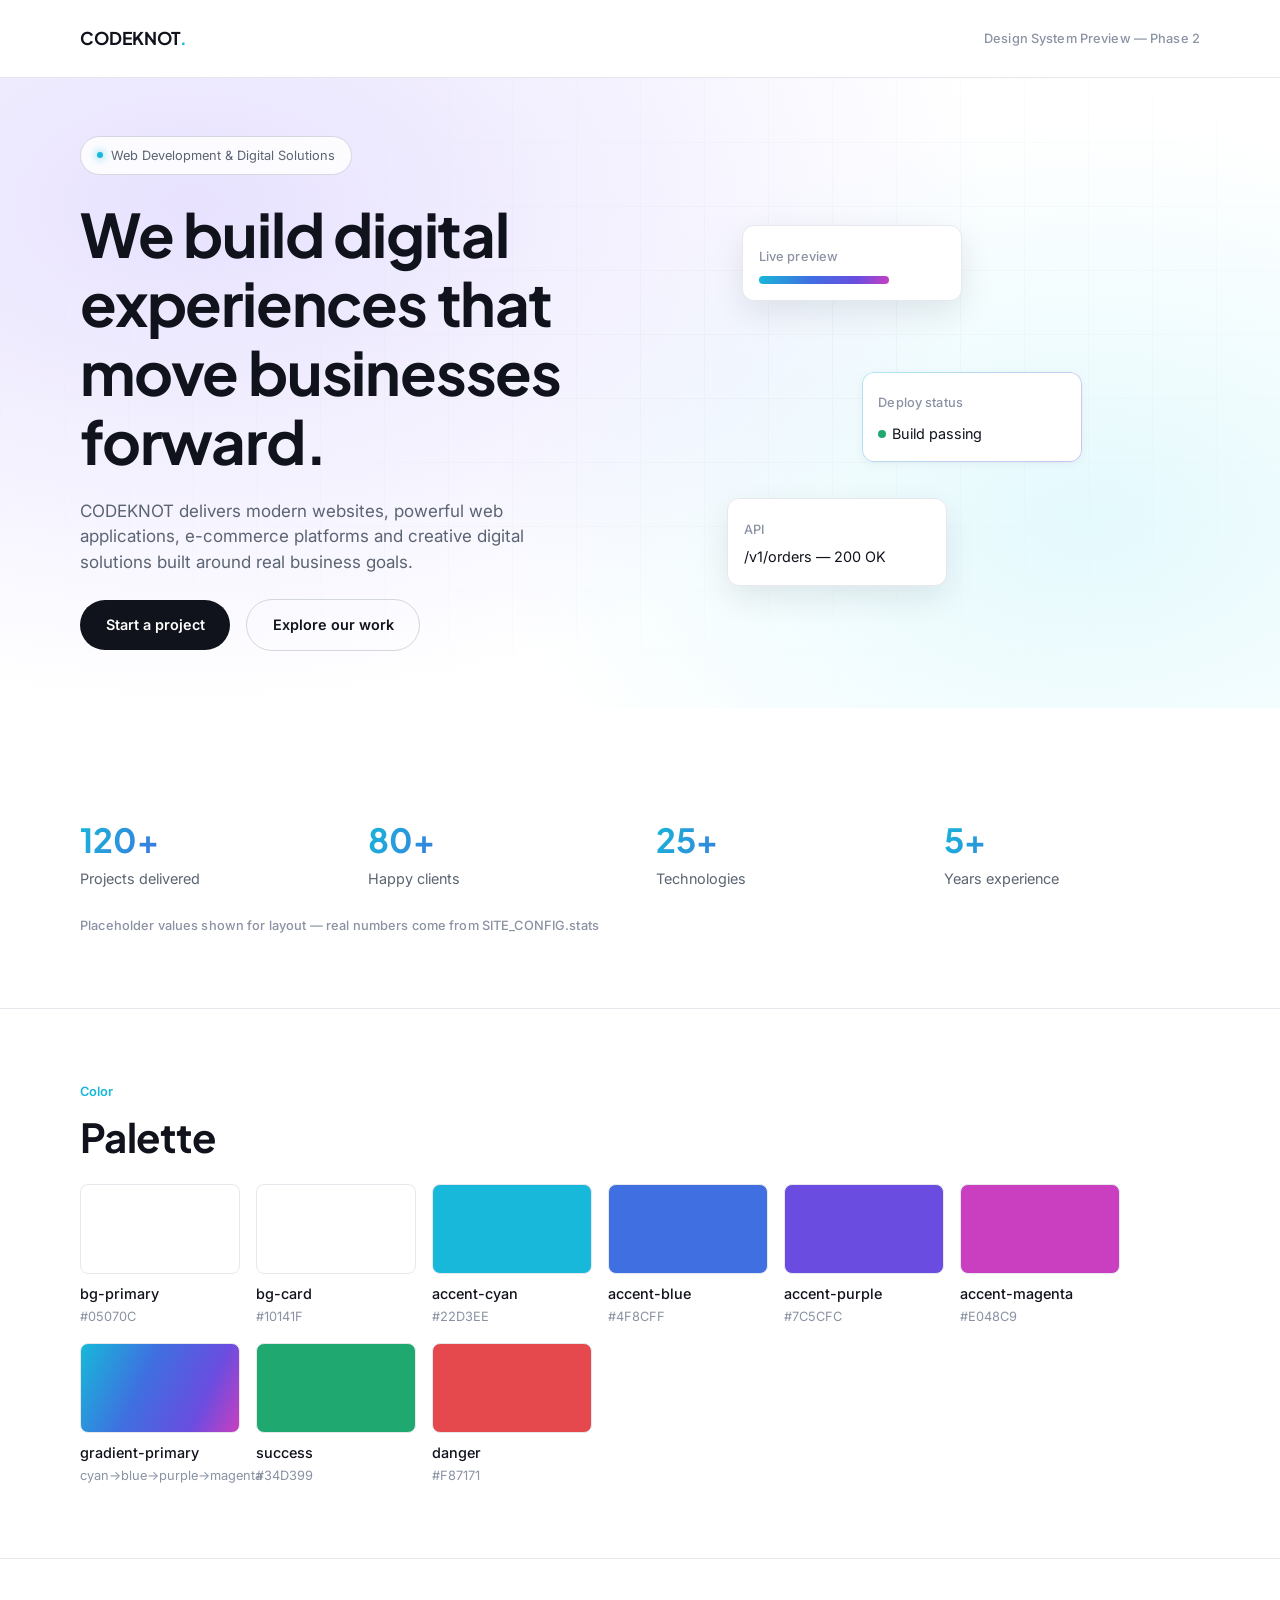
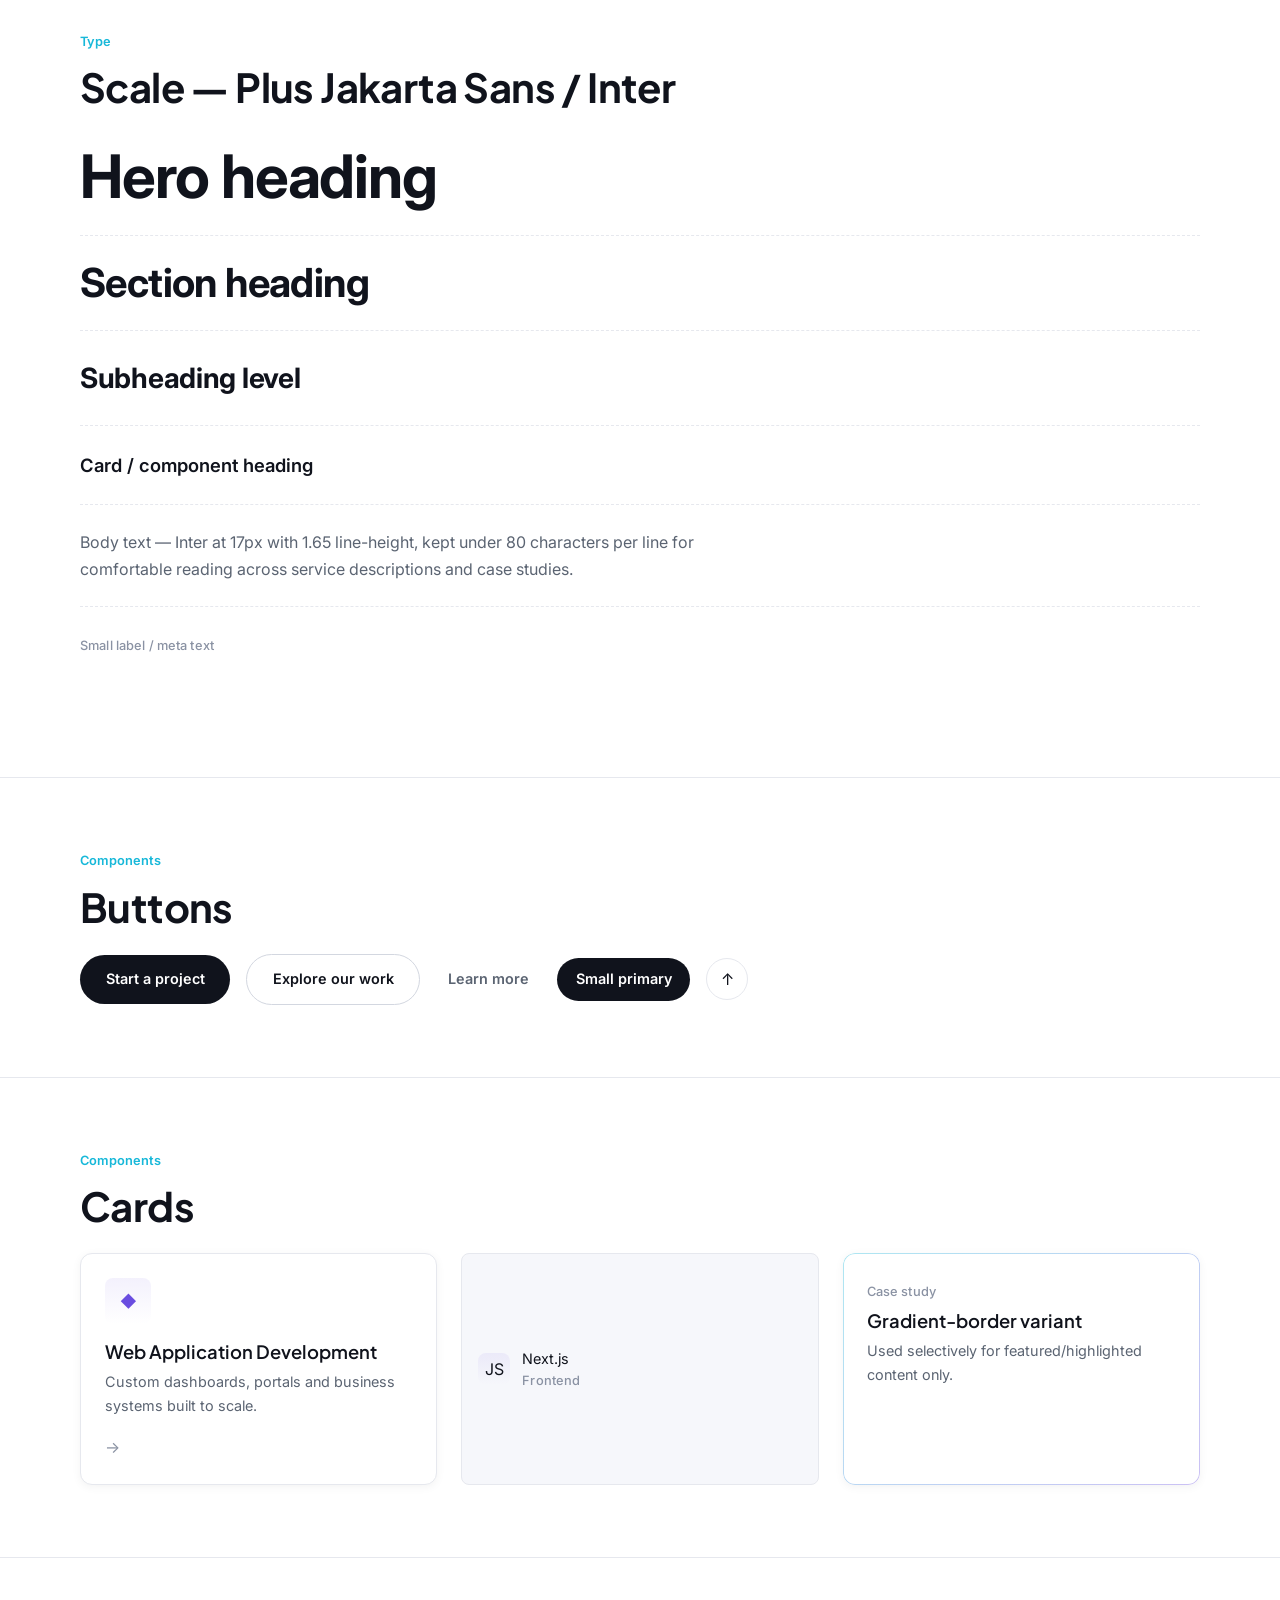
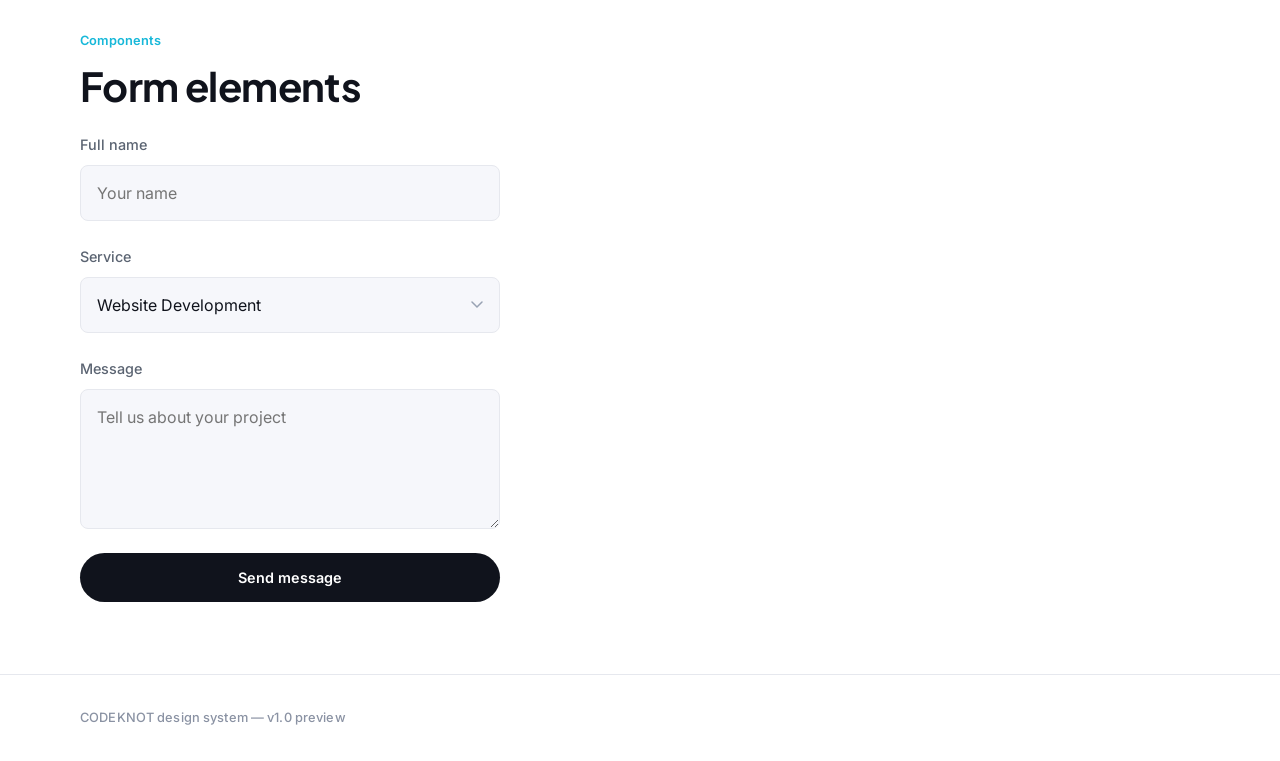
<file: style-guide.html>
<!DOCTYPE html>
<html lang="en">
<head>
<meta charset="UTF-8">
<meta name="viewport" content="width=device-width, initial-scale=1.0">
<title>CODEKNOT — Design System Preview</title>
<link rel="preconnect" href="https://fonts.googleapis.com">
<link rel="preconnect" href="https://fonts.gstatic.com" crossorigin>
<link href="https://fonts.googleapis.com/css2?family=Inter:wght@400;500;600;700&family=Plus+Jakarta+Sans:wght@600;700;800&display=swap" rel="stylesheet">
<link rel="stylesheet" href="assets/css/main.css">
<link rel="stylesheet" href="assets/css/mobile-fixes.css">
<style>
  .guide-section { padding: var(--space-3xl) 0; border-bottom: 1px solid var(--border-color); }
  .guide-label { font-family: var(--font-body); font-size: var(--fs-label); color: var(--accent-cyan); font-weight: var(--fw-semibold); margin-bottom: var(--space-sm); display: block; }
  .swatch-row { display: flex; flex-wrap: wrap; gap: var(--space-md); margin-top: var(--space-lg); }
  .swatch { width: 160px; }
  .swatch-color { height: 90px; border-radius: var(--radius-sm); border: 1px solid var(--border-color); margin-bottom: var(--space-xs); }
  .swatch-name { font-size: var(--fs-body-sm); font-weight: var(--fw-medium); }
  .swatch-hex { font-size: var(--fs-label); color: var(--text-tertiary); }
  .type-row { margin-bottom: var(--space-lg); padding-bottom: var(--space-lg); border-bottom: 1px dashed var(--border-color); }
  .type-row:last-child { border: none; }
  .btn-row { display: flex; gap: var(--space-md); flex-wrap: wrap; align-items: center; margin-top: var(--space-lg); }
  .icon-wrap svg { width: 22px; height: 22px; }
  .hero-preview {
    position: relative;
    min-height: 70vh;
    display: flex;
    align-items: center;
    background: radial-gradient(ellipse 800px 500px at 15% 20%, rgba(124,92,252,0.18), transparent),
                radial-gradient(ellipse 600px 400px at 85% 70%, rgba(34,211,238,0.12), transparent);
    overflow: hidden;
  }
  .hero-grid-bg {
    position: absolute; inset: 0;
    background-image: linear-gradient(var(--border-color) 1px, transparent 1px), linear-gradient(90deg, var(--border-color) 1px, transparent 1px);
    background-size: 64px 64px;
    mask-image: radial-gradient(ellipse 70% 60% at 50% 40%, black, transparent);
    opacity: 0.5;
  }
  .hero-badge {
    display: inline-flex; align-items: center; gap: var(--space-xs);
    border: 1px solid var(--border-color-hover); border-radius: var(--radius-pill);
    padding: 0.5rem 1rem; font-size: var(--fs-label); color: var(--text-secondary);
    background: var(--bg-card-glass); backdrop-filter: blur(12px);
  }
  .hero-badge .dot { width: 6px; height: 6px; border-radius: 50%; background: var(--accent-cyan); box-shadow: 0 0 8px var(--accent-cyan); }
  .float-card {
    position: absolute; padding: var(--space-md); width: 220px;
  }
  .stat-grid { display: grid; grid-template-columns: repeat(4, 1fr); gap: var(--space-xl); margin-top: var(--space-xl); }
  @media (max-width: 768px) { .stat-grid { grid-template-columns: repeat(2, 1fr); } }
  header.site-header { border-bottom: 1px solid var(--border-color); }
</style>
</head>
<body>

<header class="site-header">
  <div class="container" style="display:flex; align-items:center; justify-content:space-between; padding-block: var(--space-lg);">
    <strong style="font-family:var(--font-heading); font-size:1.1rem;">CODEKNOT<span style="color:var(--accent-cyan)">.</span></strong>
    <span class="text-label">Design System Preview — Phase 2</span>
  </div>
</header>

<!-- HERO PREVIEW -->
<section class="hero-preview">
  <div class="hero-grid-bg"></div>
  <div class="container" style="position:relative; display:grid; grid-template-columns: 1.1fr 0.9fr; gap: var(--space-2xl); align-items:center;">
    <div>
      <span class="hero-badge"><span class="dot"></span> Web Development &amp; Digital Solutions</span>
      <h1 class="text-hero" style="margin-top: var(--space-lg);">We build digital experiences that move businesses forward.</h1>
      <p class="text-subheading" style="margin-top: var(--space-lg); max-width: 520px;">CODEKNOT delivers modern websites, powerful web applications, e-commerce platforms and creative digital solutions built around real business goals.</p>
      <div class="btn-row">
        <a href="#" class="btn btn-primary">Start a project</a>
        <a href="#" class="btn btn-secondary">Explore our work</a>
      </div>
    </div>
    <div style="position:relative; height: 420px;">
      <div class="float-card card-glass animate-float" style="top:10%; left:5%;">
        <span class="text-label">Live preview</span>
        <div style="margin-top:8px; height:8px; width:70%; border-radius:4px; background:var(--gradient-primary);"></div>
      </div>
      <div class="float-card card-gradient-border animate-float" style="top:45%; left:30%; animation-delay:-2s; background:var(--bg-card);">
        <span class="text-label">Deploy status</span>
        <div style="display:flex; align-items:center; gap:6px; margin-top:8px;">
          <span style="width:8px;height:8px;border-radius:50%;background:var(--success);"></span>
          <span class="text-body-sm" style="color:var(--text-primary)">Build passing</span>
        </div>
      </div>
      <div class="float-card card-glass animate-float" style="top:75%; left:2%; animation-delay:-1s;">
        <span class="text-label">API</span>
        <div class="text-body-sm" style="color:var(--text-primary); margin-top:4px;">/v1/orders — 200 OK</div>
      </div>
    </div>
  </div>
</section>

<!-- STATS -->
<section class="guide-section">
  <div class="container">
    <div class="stat-grid">
      <div class="stat-card"><div class="stat-number">120+</div><div class="text-body-sm">Projects delivered</div></div>
      <div class="stat-card"><div class="stat-number">80+</div><div class="text-body-sm">Happy clients</div></div>
      <div class="stat-card"><div class="stat-number">25+</div><div class="text-body-sm">Technologies</div></div>
      <div class="stat-card"><div class="stat-number">5+</div><div class="text-body-sm">Years experience</div></div>
    </div>
    <p class="text-label" style="margin-top:var(--space-lg);">Placeholder values shown for layout — real numbers come from SITE_CONFIG.stats</p>
  </div>
</section>

<!-- COLOR -->
<section class="guide-section">
  <div class="container">
    <span class="guide-label">Color</span>
    <h2 class="text-h1">Palette</h2>
    <div class="swatch-row">
      <div class="swatch"><div class="swatch-color" style="background:var(--bg-primary)"></div><div class="swatch-name">bg-primary</div><div class="swatch-hex">#05070C</div></div>
      <div class="swatch"><div class="swatch-color" style="background:var(--bg-card)"></div><div class="swatch-name">bg-card</div><div class="swatch-hex">#10141F</div></div>
      <div class="swatch"><div class="swatch-color" style="background:var(--accent-cyan)"></div><div class="swatch-name">accent-cyan</div><div class="swatch-hex">#22D3EE</div></div>
      <div class="swatch"><div class="swatch-color" style="background:var(--accent-blue)"></div><div class="swatch-name">accent-blue</div><div class="swatch-hex">#4F8CFF</div></div>
      <div class="swatch"><div class="swatch-color" style="background:var(--accent-purple)"></div><div class="swatch-name">accent-purple</div><div class="swatch-hex">#7C5CFC</div></div>
      <div class="swatch"><div class="swatch-color" style="background:var(--accent-magenta)"></div><div class="swatch-name">accent-magenta</div><div class="swatch-hex">#E048C9</div></div>
      <div class="swatch"><div class="swatch-color" style="background:var(--gradient-primary)"></div><div class="swatch-name">gradient-primary</div><div class="swatch-hex">cyan→blue→purple→magenta</div></div>
      <div class="swatch"><div class="swatch-color" style="background:var(--success)"></div><div class="swatch-name">success</div><div class="swatch-hex">#34D399</div></div>
      <div class="swatch"><div class="swatch-color" style="background:var(--danger)"></div><div class="swatch-name">danger</div><div class="swatch-hex">#F87171</div></div>
    </div>
  </div>
</section>

<!-- TYPE -->
<section class="guide-section">
  <div class="container">
    <span class="guide-label">Type</span>
    <h2 class="text-h1" style="margin-bottom: var(--space-xl);">Scale — Plus Jakarta Sans / Inter</h2>
    <div class="type-row"><div class="text-hero">Hero heading</div></div>
    <div class="type-row"><div class="text-h1">Section heading</div></div>
    <div class="type-row"><div class="text-h2">Subheading level</div></div>
    <div class="type-row"><div class="text-h3">Card / component heading</div></div>
    <div class="type-row"><p class="text-body" style="max-width:640px;">Body text — Inter at 17px with 1.65 line-height, kept under 80 characters per line for comfortable reading across service descriptions and case studies.</p></div>
    <div class="type-row"><span class="text-label">Small label / meta text</span></div>
  </div>
</section>

<!-- BUTTONS -->
<section class="guide-section">
  <div class="container">
    <span class="guide-label">Components</span>
    <h2 class="text-h1" style="margin-bottom: var(--space-md);">Buttons</h2>
    <div class="btn-row">
      <a href="#" class="btn btn-primary">Start a project</a>
      <a href="#" class="btn btn-secondary">Explore our work</a>
      <a href="#" class="btn btn-ghost">Learn more</a>
      <a href="#" class="btn btn-primary btn-sm">Small primary</a>
      <button class="btn-icon" aria-label="Scroll to top">↑</button>
    </div>
  </div>
</section>

<!-- CARDS -->
<section class="guide-section">
  <div class="container">
    <span class="guide-label">Components</span>
    <h2 class="text-h1" style="margin-bottom: var(--space-lg);">Cards</h2>
    <div class="grid grid-3">
      <div class="service-card">
        <div class="icon-wrap">◆</div>
        <div>
          <h3 class="text-h3">Web Application Development</h3>
          <p class="text-body-sm" style="margin-top:6px;">Custom dashboards, portals and business systems built to scale.</p>
        </div>
        <span class="card-arrow">→</span>
      </div>
      <div class="tech-card">
        <span style="width:32px;height:32px;border-radius:8px;background:var(--gradient-subtle);display:flex;align-items:center;justify-content:center;">JS</span>
        <div>
          <div class="text-body-sm" style="color:var(--text-primary)">Next.js</div>
          <div class="text-label">Frontend</div>
        </div>
      </div>
      <div class="card-gradient-border" style="padding: var(--space-lg);">
        <span class="text-label">Case study</span>
        <h3 class="text-h3" style="margin-top:6px;">Gradient-border variant</h3>
        <p class="text-body-sm" style="margin-top:6px;">Used selectively for featured/highlighted content only.</p>
      </div>
    </div>
  </div>
</section>

<!-- FORMS -->
<section class="guide-section">
  <div class="container">
    <span class="guide-label">Components</span>
    <h2 class="text-h1" style="margin-bottom: var(--space-lg);">Form elements</h2>
    <div style="max-width:420px;">
      <div class="form-group">
        <label class="form-label">Full name</label>
        <input class="form-input" type="text" placeholder="Your name">
      </div>
      <div class="form-group">
        <label class="form-label">Service</label>
        <select class="form-select">
          <option>Website Development</option>
          <option>Web Application</option>
        </select>
      </div>
      <div class="form-group">
        <label class="form-label">Message</label>
        <textarea class="form-textarea" placeholder="Tell us about your project"></textarea>
      </div>
      <button class="btn btn-primary" style="width:100%;">Send message</button>
    </div>
  </div>
</section>

<footer style="padding: var(--space-xl) 0;">
  <div class="container text-label">CODEKNOT design system — v1.0 preview</div>
</footer>

</body>
</html>
</file>
<file: assets/css/main.css>
/* CODEKNOT — Master Stylesheet */
@import url("base/variables.css");
@import url("base/reset.css");
@import url("base/typography.css");
@import url("components/buttons.css");
@import url("components/cards.css");
@import url("components/forms.css");
@import url("components/navbar.css");
@import url("components/layout.css");
@import url("components/floating-elements.css");
@import url("components/services.css");
@import url("components/technologies.css");
@import url("components/projects.css");
@import url("components/solutions-process-contact-footer.css");
@import url("components/why-design-cta.css");
@import url("utilities/animations.css");

.container {
  max-width: var(--container-max);
  margin-inline: auto;
  padding-inline: var(--container-padding);
}

.grid { display: grid; gap: var(--space-lg); }
.grid-2 { grid-template-columns: repeat(2, 1fr); }
.grid-3 { grid-template-columns: repeat(3, 1fr); }
.grid-4 { grid-template-columns: repeat(4, 1fr); }

@media (max-width: 1024px) {
  .grid-4 { grid-template-columns: repeat(2, 1fr); }
}
@media (max-width: 768px) {
  .grid-2, .grid-3, .grid-4 { grid-template-columns: 1fr; }
}
</file>
<file: assets/css/mobile-fixes.css>
/* ============================================
   CODEKNOT — Mobile Fixes
   Loaded last so it wins the cascade for small-viewport adjustments.
   ============================================ */

/* Prevent any accidental horizontal scroll from fixed-width/absolute elements */
html, body { max-width: 100%; overflow-x: hidden; }

@media (max-width: 1024px) {
  .container { padding-inline: var(--container-padding); }
  .navbar-inner { gap: var(--space-sm); }
  .navbar-actions { gap: var(--space-sm); }
}

@media (max-width: 768px) {
  .section { padding-block: var(--space-3xl); }
  .section-sm { padding-block: var(--space-2xl); }

  .hero { padding-top: calc(var(--space-3xl) + 2rem); padding-bottom: var(--space-2xl); }
  .hero-visual { height: 300px; }
  .hero-float-card { width: 165px; padding: var(--space-xs) var(--space-sm); }

  .stats-grid { padding-block: var(--space-xl); gap: var(--space-md); }

  .contact-form-panel { padding: var(--space-lg); }
}

@media (max-width: 640px) {
  .hero-title { font-size: clamp(1.9rem, 8vw, 2.5rem); }
  .hero-visual { height: 260px; }

  /* Third floating card gets crowded on narrow phones — drop it, keep the top two */
  .hero-float-card:nth-child(4) { display: none; }

  .filter-tabs { gap: var(--space-xs); }
  .filter-tab { padding: 0.5rem 0.9rem; font-size: var(--fs-label); }

  .why-item { padding: var(--space-md); }
  .process-step { padding: var(--space-lg) var(--space-md) var(--space-md); }

  .navbar-logo img { height: 28px; }
}

@media (max-width: 480px) {
  .section { padding-block: var(--space-2xl); }
  .hero { padding-top: calc(var(--space-2xl) + 2.25rem); }
  .hero-visual { height: 220px; }
  .hero-float-card { width: 145px; }
  .hero-float-card:nth-child(3) { top: 58% !important; left: 4% !important; }

  .stats-grid { grid-template-columns: 1fr 1fr; }
  .stat-card .stat-number, .stat-item .stat-number { font-size: 1.6rem; }

  .cta-section { padding: var(--space-xl) var(--space-md); }
  .modal-panel { padding: var(--space-lg); }

  .lightbox-prev, .lightbox-next { width: 38px; height: 38px; }
  .lightbox-prev { left: var(--space-sm); }
  .lightbox-next { right: var(--space-sm); }
  .lightbox-close { top: var(--space-sm); right: var(--space-sm); width: 38px; height: 38px; }
}

@media (max-width: 360px) {
  .hero-visual { display: none; } /* on very small phones, skip decorative visual entirely — no layout risk */
  .about-features { gap: var(--space-md); }
}
</file>
